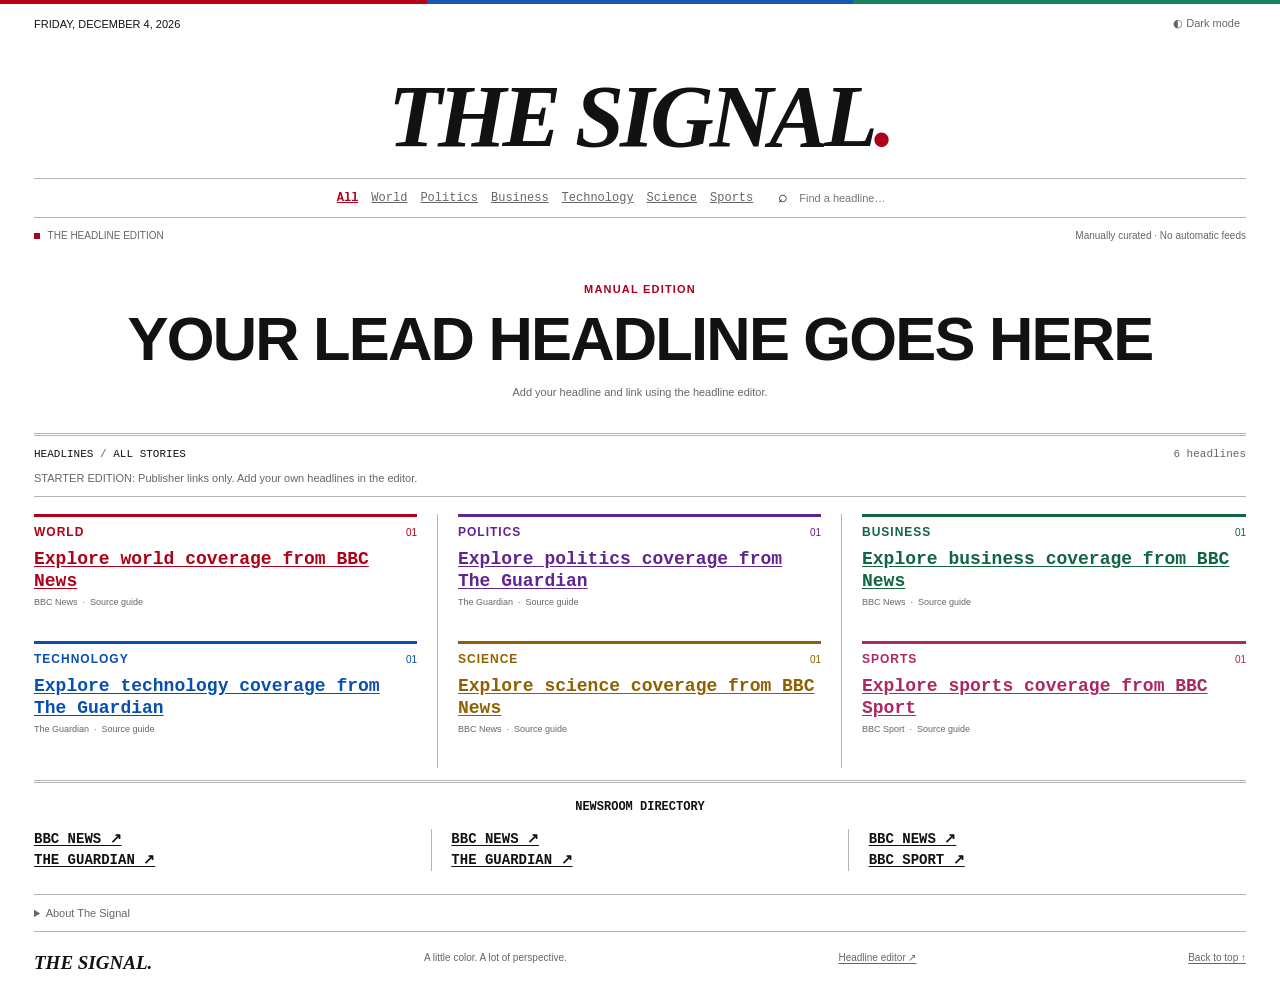
<file: index.html>
<!doctype html>
<html lang="en">
<head>
<meta charset="utf-8"><meta name="viewport" content="width=device-width,initial-scale=1">
<meta name="description" content="The Signal: a colorful, independent news reader. World, politics, business, technology, science and sports headlines, handpicked by the editor.">
<meta name="theme-color" content="#ffffff"><title>The Signal — A wider view.</title>
<link rel="icon" href="icon.svg" type="image/svg+xml"><link rel="stylesheet" href="style.css">
<script src="headlines.js" defer></script><script src="app.js" defer></script>
</head>
<body>
<a class="skip" href="#headlines">Skip to headlines</a>
<div class="colorline"></div>
<div class="page">
<header>
<div class="utility"><span id="date">THE DAILY PERSPECTIVE</span><span>INDEPENDENT SOURCES. ONE CLEAR VIEW.</span><button id="theme" aria-label="Switch color theme">◐ <span>Dark mode</span></button></div>
<div class="masthead"><a href="./" aria-label="The Signal home">THE SIGNAL<span class="logo-dot">.</span></a><p>A wider view.<br><b>A world in motion.</b></p></div>
<div class="navrow"><nav aria-label="News categories" id="filters"></nav><label class="search"><span aria-hidden="true">⌕</span><input id="search" type="search" placeholder="Find a headline…" aria-label="Search headlines"></label></div>
</header>
<main>
<section class="editionbar"><span><i></i> THE HEADLINE EDITION</span><span id="updated" role="status">Editor-curated links</span></section>
<section class="hero" aria-labelledby="hero-title">
<div class="hero-copy"><div class="eyebrow" id="hero-label">YOUR DAILY SIGNAL</div><h1 id="hero-title">A world of stories.<br>A little more perspective.</h1><div class="hero-bottom"><span id="hero-source">Handpicked headlines. Independent perspectives.</span><a id="hero-link" href="#headlines">Explore the headlines <span aria-hidden="true">↗</span></a></div></div>
</section>
<div class="sectiontop" id="headlines"><h2>Headlines<span> / </span><small id="view-label">All stories</small></h2><span id="result-count" aria-live="polite"></span></div>
<p id="notice" class="notice" hidden></p>
<div id="news-grid" class="news-grid"></div><p id="empty" class="empty" hidden>No headlines match your search. Try another word or choose All.</p>
<section class="source-band"><div class="source-title"><h2>Newsroom directory</h2></div><div id="sources" class="source-links"></div></section>
<details class="about"><summary>About The Signal <span>+</span></summary><p>The Signal is an independent, manually curated news aggregator, unaffiliated with the publishers it links to. Every headline and link is selected by the editor. Follow a headline to read the original story. Headlines appear in the editor’s chosen order within each topic.</p><p>There are no automatic feeds or scheduled updates. The edition changes when the editor publishes new links. Headlines belong to their respective publishers. No tracking, advertising cookies, or account required. Your color theme is saved only in your browser.</p></details>
</main>
<footer><a href="./" class="footer-logo">THE SIGNAL<span>.</span></a><span>A little color. A lot of perspective.</span><a href="editor.html">Headline editor ↗</a><a href="#">Back to top ↑</a></footer>
</div><noscript><p>Enable JavaScript to view aggregated headlines. You can also visit <a href="https://www.bbc.com/news">BBC News</a> or <a href="https://www.theguardian.com">The Guardian</a>.</p></noscript>
</body></html>
</file>
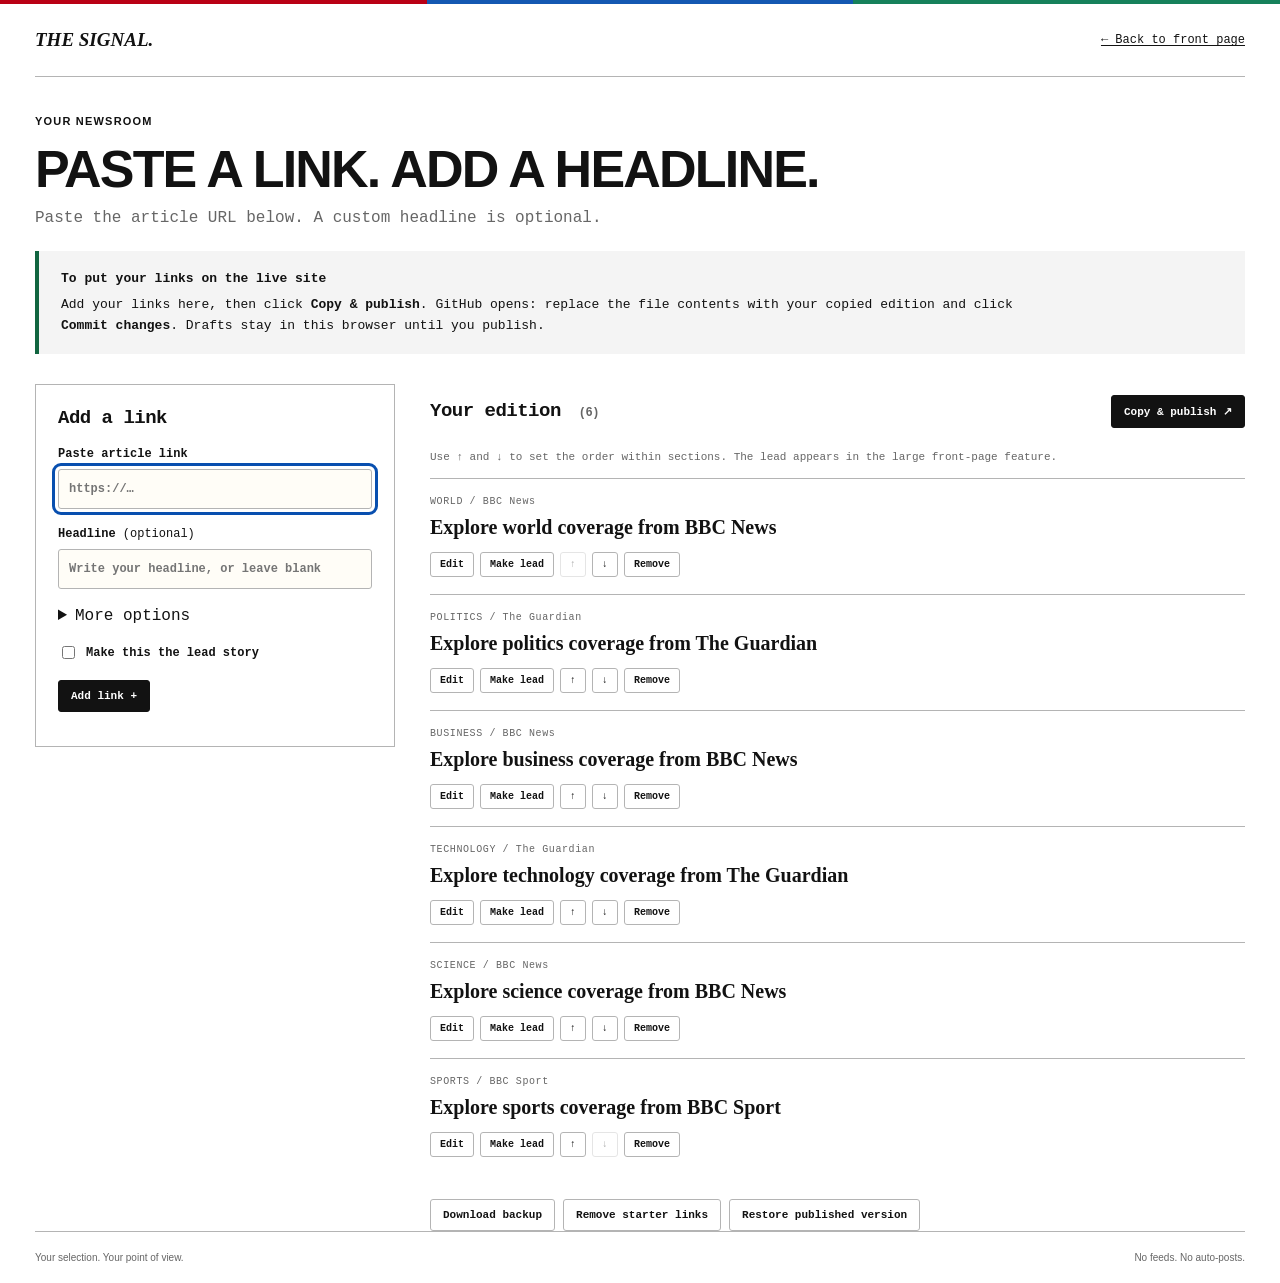
<file: editor.html>
<!doctype html><html lang="en"><head><meta charset="utf-8"><meta name="viewport" content="width=device-width,initial-scale=1"><meta name="robots" content="noindex"><title>Headline editor — The Signal</title><link rel="icon" href="icon.svg"><link rel="stylesheet" href="style.css"><link rel="stylesheet" href="editor.css"><script src="headlines.js" defer></script><script src="editor.js" defer></script></head><body><div class="colorline"></div><div class="editor-page"><header class="editor-header"><a class="footer-logo" href="./">THE SIGNAL<span>.</span></a><a href="./">← Back to front page</a></header><main><span class="eyebrow">YOUR NEWSROOM</span><h1>Paste a link. Add a headline.</h1><p class="intro">Paste the article URL below. A custom headline is optional.</p><div class="publish-note"><b>To put your links on the live site</b><p>Add your links here, then click <b>Copy &amp; publish</b>. GitHub opens: replace the file contents with your copied edition and click <b>Commit changes</b>. Drafts stay in this browser until you publish.</p></div><div class="editor-layout"><section class="form-panel"><h2 id="form-title">Add a link</h2><form id="story-form"><label>Paste article link<input id="url" type="url" required placeholder="https://…" autofocus></label><label>Headline <span style="font-weight:normal">(optional)</span><input id="title" maxlength="240" placeholder="Write your headline, or leave blank"></label><details><summary>More options</summary><label>Source <span style="font-weight:normal">(optional)</span><input id="source" maxlength="70" placeholder="Filled from the link"></label><label>Section<select id="category"><option>World</option><option>Politics</option><option>Business</option><option>Technology</option><option>Science</option><option>Sports</option></select></label></details><label class="check"><input id="lead" type="checkbox"> Make this the lead story</label><div class="actions"><button class="primary" type="submit" id="save-story">Add link +</button><button type="button" id="cancel" hidden>Cancel edit</button></div></form><p id="status" role="status" aria-live="polite"></p></section><section class="draft-panel"><div class="draft-heading"><h2>Your edition <span id="count"></span></h2><button id="publish" class="primary">Copy &amp; publish ↗</button></div><p class="hint">Use ↑ and ↓ to set the order within sections. The lead appears in the large front-page feature.</p><div id="draft-list"></div><div class="draft-tools"><button id="download">Download backup</button><button id="clear-starters">Remove starter links</button><button id="reset">Restore published version</button></div></section></div></main><footer><span>Your selection. Your point of view.</span><span>No feeds. No auto-posts.</span></footer></div></body></html>
</file>
<file: style.css>
:root{--paper:#fff;--ink:#121212;--muted:#666;--line:#b4b4b4;--panel:#f4f4f4;--orange:#b90015;--world:#ae0018;--politics:#61268e;--business:#116540;--technology:#084faf;--science:#906000;--sports:#ac2860}*{box-sizing:border-box}body{margin:0;background:var(--paper);color:var(--ink);font-family:'Courier New',Courier,monospace}body.dark{--paper:#171717;--ink:#eee;--muted:#bbb;--line:#666;--panel:#252525;--world:#ff6577;--politics:#d29bff;--business:#6bd9a9;--technology:#79b4ff;--science:#f0c35d;--sports:#ff95c5}a{color:inherit;text-decoration:underline;text-underline-offset:2px}a:hover{color:var(--world)}button,input{font:inherit}button{cursor:pointer}a:focus-visible,button:focus-visible,input:focus-visible,summary:focus-visible{outline:3px solid var(--technology);outline-offset:3px}.page{max-width:1260px;margin:auto;padding:0 24px}.colorline{height:4px;background:linear-gradient(90deg,#b90015 0 33.33%,#1458b2 33.33% 66.66%,#16815b 66.66%)}.utility{display:flex;justify-content:space-between;align-items:center;gap:10px;font:11px Arial,sans-serif;padding:12px 0}.utility>span:nth-child(2){display:none}.utility button{border:0;background:none;color:var(--muted);font:11px Arial,sans-serif}.masthead{text-align:center;margin:30px 0 17px}.masthead>a{font:italic 900 clamp(46px,7vw,88px)/1 Georgia,serif;letter-spacing:-4px;text-decoration:none}.logo-dot{color:var(--world)}.masthead p{display:none}.navrow{border-top:1px solid var(--line);border-bottom:1px solid var(--line);display:flex;justify-content:center;align-items:center;gap:25px;padding:7px 0}nav{display:flex;flex-wrap:wrap;justify-content:center;gap:13px}nav button{border:0;padding:4px 0;background:none;color:var(--muted);font:12px 'Courier New',monospace;text-decoration:underline}nav button.active{color:var(--world);font-weight:bold}.search{display:flex;align-items:center;max-width:185px;gap:5px}.search input{min-width:0;width:100%;font:11px Arial,sans-serif;border:0;background:transparent;color:var(--ink);padding:6px}.editionbar{display:flex;justify-content:space-between;font:10px Arial,sans-serif;color:var(--muted);padding:12px 0}.editionbar i{display:inline-block;background:var(--world);width:6px;height:6px;margin-right:5px}.hero{margin:30px auto 35px;max-width:1050px;text-align:center}.hero-copy{display:flex;flex-direction:column;align-items:center}.eyebrow{font:bold 11px Arial,sans-serif;letter-spacing:1.2px}.hero .eyebrow{color:var(--world)}h1{font:bold clamp(34px,4.8vw,66px)/1.02 Arial,Helvetica,sans-serif;letter-spacing:-1.8px;text-transform:uppercase;margin:13px 0 15px}.hero h1 a{color:var(--world);text-decoration:underline;text-decoration-thickness:2px;text-underline-offset:6px}.hero-bottom{font:11px Arial,sans-serif;color:var(--muted);display:flex;justify-content:center;gap:15px}.hero-bottom>a{display:none}.hero-art{display:none}.sectiontop{display:flex;justify-content:space-between;border-top:3px double var(--line);padding-top:12px;margin:0 0 10px;font-size:11px}.sectiontop h2{font:11px 'Courier New',monospace;margin:0;text-transform:uppercase}.sectiontop h2 span{color:var(--muted)}.sectiontop small{font:inherit}#result-count{color:var(--muted)}.news-grid{display:grid;grid-template-columns:repeat(3,minmax(0,1fr));gap:0}.news-column{padding:0 20px;border-right:1px solid var(--line)}.news-column:first-child{padding-left:0}.news-column:last-child{padding-right:0;border:0}.news-section{border-top:3px solid var(--accent);margin-bottom:24px}.category-heading{display:flex;justify-content:space-between;align-items:center;padding:8px 0 10px;color:var(--accent)}.category-heading h3{font:bold 12px Arial,sans-serif;letter-spacing:1px;text-transform:uppercase;margin:0}.category-heading>span{font:10px Arial,sans-serif}.story{margin:0 0 10px;padding:0 0 10px;border-bottom:1px solid #8884}.story:last-child{border:0}.story a{font:bold 16px/1.22 'Courier New',monospace;display:block;overflow-wrap:anywhere}.story:first-of-type a{color:var(--accent);font-size:18px}.story-meta{font:9px Arial,sans-serif;color:var(--muted);display:flex;gap:5px;margin-top:4px}.more{border:0;background:none;text-decoration:underline;color:var(--accent);font:11px 'Courier New',monospace;padding:0 0 8px}.source-band{border-top:3px double var(--line);padding:17px 0 23px;margin-top:12px}.source-band>.source-title{text-align:center;margin-bottom:15px}.source-band h2{font:bold 12px 'Courier New',monospace;text-transform:uppercase;margin:0}.source-band .eyebrow{display:none}.source-links{columns:3;column-gap:40px;column-rule:1px solid var(--line)}.source-links a{display:block;font:bold 14px/1.5 'Courier New',monospace;text-transform:uppercase;break-inside:avoid}.source-links small{display:none}.about{font:11px Arial,sans-serif;color:var(--muted);border-top:1px solid var(--line);padding:12px 0}.about summary{cursor:pointer}.about summary span{display:none}.about p{line-height:1.6;max-width:900px}footer{display:flex;justify-content:space-between;gap:14px;flex-wrap:wrap;border-top:1px solid var(--line);padding:20px 0;font:10px Arial,sans-serif;color:var(--muted)}.footer-logo{font:bold italic 19px Georgia,serif;text-decoration:none;color:var(--ink)}.notice{font:11px/1.5 Arial,sans-serif;border-bottom:1px solid var(--line);color:var(--muted);padding:0 0 10px;margin:0 0 17px}.empty{font:14px/1.5 'Courier New',monospace;padding:30px 0}.skip{position:absolute;top:-100px}.skip:focus{top:5px;left:10px;background:var(--paper);padding:12px;z-index:5}[hidden]{display:none!important}@media(max-width:750px){.page{padding:0 14px}.masthead>a{letter-spacing:-2px}.masthead{margin-top:23px}.navrow{flex-wrap:wrap;gap:4px}nav{gap:10px}.search{max-width:180px}.editionbar{font-size:9px;gap:15px;line-height:1.4}.editionbar>span:last-child{text-align:right}.hero{margin:25px auto}h1{font-size:36px}.news-column{padding:0 10px}.story a{font-size:13px}.story:first-of-type a{font-size:15px}.category-heading h3{font-size:10px;letter-spacing:0}.story-meta{font-size:8px}}@media(max-width:520px){.news-grid{display:block}.news-column,.news-column:first-child,.news-column:last-child{padding:0;border:0}.story a{font-size:16px}.story:first-of-type a{font-size:18px}.source-links{columns:2}.category-heading h3{font-size:12px}.hero h1{font-size:34px}.utility{font-size:9px}.hero-bottom{font-size:10px}.masthead>a{font-size:50px}.news-section{margin-bottom:25px}}
</file>
<file: editor.css>
.editor-page{max-width:1280px;margin:auto;padding:0 35px}.editor-header{display:flex;justify-content:space-between;align-items:center;padding:25px 0;border-bottom:1px solid var(--line);margin-bottom:35px}.editor-header>a:last-child{font-size:12px}h1{font-size:52px;margin:13px 0}.intro{color:var(--muted);margin:0 0 24px}.publish-note{padding:18px 22px;background:var(--panel);border-left:4px solid var(--business);font-size:13px;line-height:1.6}.publish-note p{margin:5px 0 0;max-width:1000px}.editor-layout{display:grid;grid-template-columns:360px 1fr;gap:35px;margin-top:30px}h2{font-size:19px;letter-spacing:-.5px}.form-panel{align-self:start;border:1px solid var(--line);padding:22px}.form-panel h2{margin-top:0}form label{display:block;font-size:12px;font-weight:700;margin:18px 0}form input:not([type=checkbox]),form select{display:block;width:100%;border:1px solid var(--line);background:#fffdf7;border-radius:3px;padding:12px 10px;margin-top:8px;color:var(--ink);font:inherit}.form-row{display:grid;grid-template-columns:1fr 1fr;gap:15px}.check{display:flex;gap:8px;align-items:center}button{background:transparent;border:1px solid var(--line);color:var(--ink);padding:9px 12px;border-radius:3px;cursor:pointer;font-size:11px;font-weight:700}button:hover{border-color:var(--ink)}button:disabled{opacity:.35;cursor:default}.primary{background:var(--ink);color:var(--paper);border-color:var(--ink)}.actions{display:flex;gap:8px}.draft-heading{display:flex;justify-content:space-between;align-items:center;gap:10px}.draft-heading h2 span{color:var(--muted);font-size:12px;margin-left:7px}.hint{font-size:11px;line-height:1.6;color:var(--muted)}.draft-card{border-top:1px solid var(--line);padding:17px 0}.draft-card h3{font:700 20px/1.25 Georgia,serif;margin:8px 0 12px}.draft-card p{font-size:10px;letter-spacing:.6px;color:var(--muted);margin:0}.card-actions{display:flex;gap:6px;flex-wrap:wrap}.card-actions button{font-size:10px;padding:6px 9px}.draft-tools{display:flex;gap:8px;flex-wrap:wrap;margin-top:25px}#status{font-size:12px;color:var(--business);line-height:1.5;margin-bottom:0}.blank{padding:35px 20px;border:1px dashed var(--line);font:24px Georgia,serif}.draft-panel{min-width:0}@media(max-width:900px){.editor-layout{grid-template-columns:1fr}.editor-page{padding:0 20px}.draft-heading{flex-wrap:wrap}h1{font-size:40px}}
</file>
